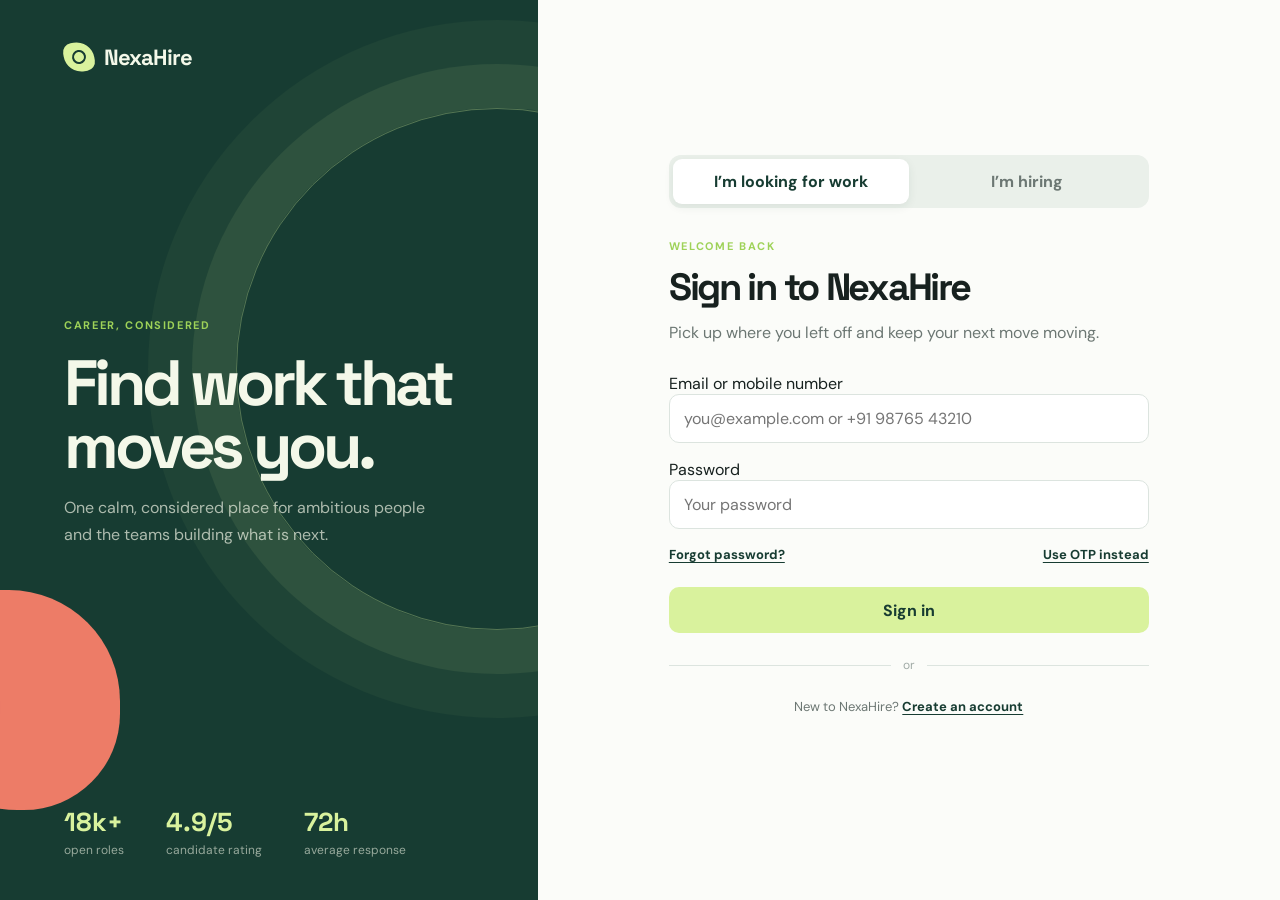
<file: index.html>
<!DOCTYPE html>
<html lang="en">
<head>
  <meta charset="UTF-8" />
  <meta name="viewport" content="width=device-width, initial-scale=1.0" />
  <meta name="description" content="NexaHire job portal for ambitious talent and modern employers." />
  <title>NexaHire | Find work that moves you</title>
  <link rel="preconnect" href="https://fonts.googleapis.com">
  <link rel="preconnect" href="https://fonts.gstatic.com" crossorigin>
  <link href="https://fonts.googleapis.com/css2?family=DM+Sans:wght@400;500;600;700&family=Space+Grotesk:wght@400;500;600;700&display=swap" rel="stylesheet">
  <link rel="stylesheet" href="styles.css" />
</head>
<body>
  <div id="app" class="app-shell"></div>
  <div id="toast-region" class="toast-region" aria-live="polite"></div>
  <script src="app.js?v=20260921-12"></script>
</body>
</html>
</file>
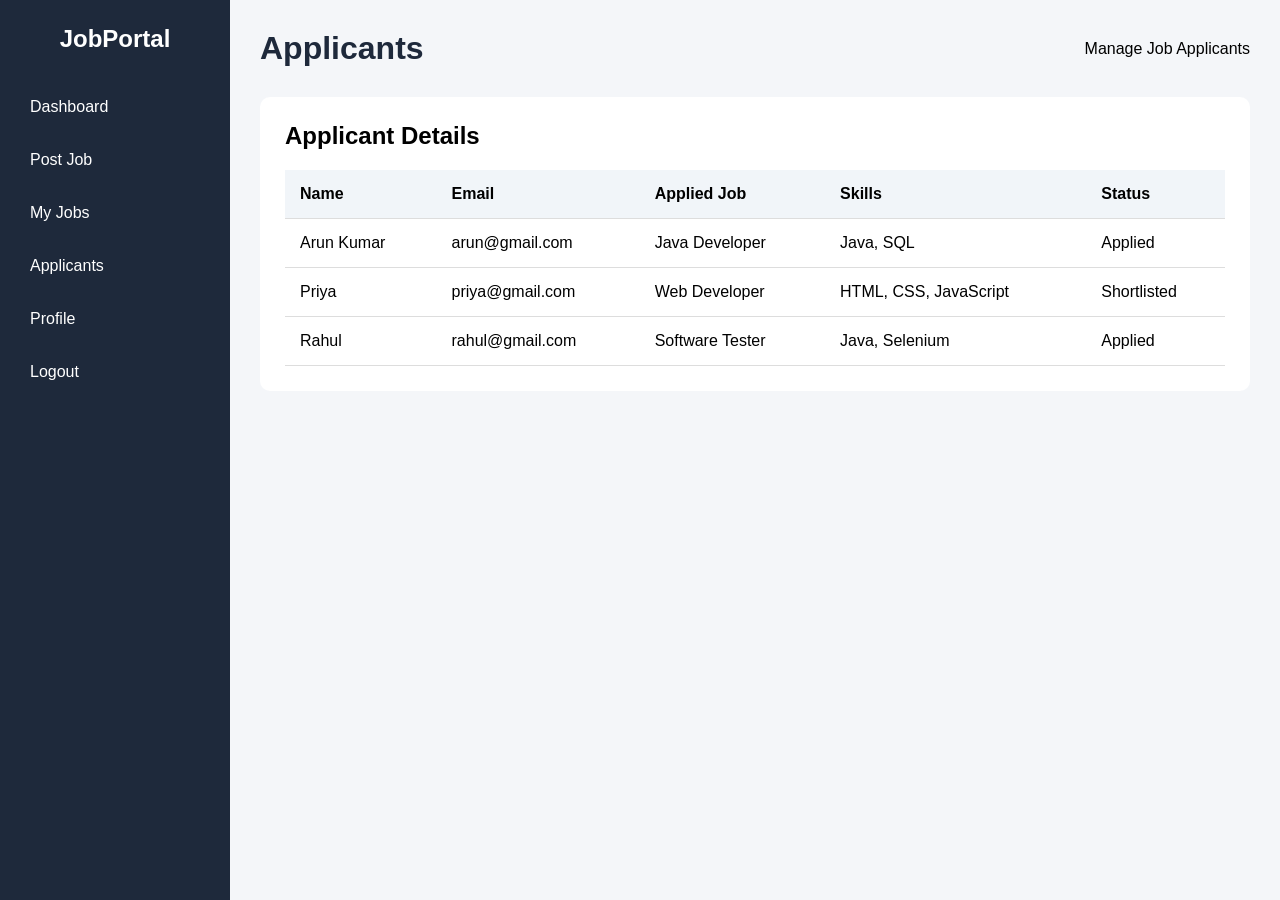
<file: applicants.html>
<!DOCTYPE html>
<html lang="en">
<head>
    <meta charset="UTF-8">
    <meta name="viewport" content="width=device-width, initial-scale=1.0">
    <title>Applicants</title>
    <link rel="stylesheet" href="dashboard.css">
</head>

<body>

    <div class="sidebar">
        <h2>JobPortal</h2>

        <a href="dashboard.html">Dashboard</a>
        <a href="postjob.html">Post Job</a>
        <a href="my-jobs.html">My Jobs</a>
        <a href="applicants.html">Applicants</a>
        <a href="#">Profile</a>
        <a href="login.html">Logout</a>
    </div>

    <div class="main-content">

        <div class="topbar">
            <h1>Applicants</h1>
            <span>Manage Job Applicants</span>
        </div>

        <div class="section">

            <h2>Applicant Details</h2>

            <table>
                <tr>
                    <th>Name</th>
                    <th>Email</th>
                    <th>Applied Job</th>
                    <th>Skills</th>
                    <th>Status</th>
                </tr>

                <tr>
                    <td>Arun Kumar</td>
                    <td>arun@gmail.com</td>
                    <td>Java Developer</td>
                    <td>Java, SQL</td>
                    <td>Applied</td>
                </tr>

                <tr>
                    <td>Priya</td>
                    <td>priya@gmail.com</td>
                    <td>Web Developer</td>
                    <td>HTML, CSS, JavaScript</td>
                    <td>Shortlisted</td>
                </tr>

                <tr>
                    <td>Rahul</td>
                    <td>rahul@gmail.com</td>
                    <td>Software Tester</td>
                    <td>Java, Selenium</td>
                    <td>Applied</td>
                </tr>

            </table>

        </div>

    </div>

</body>
</html>
</file>
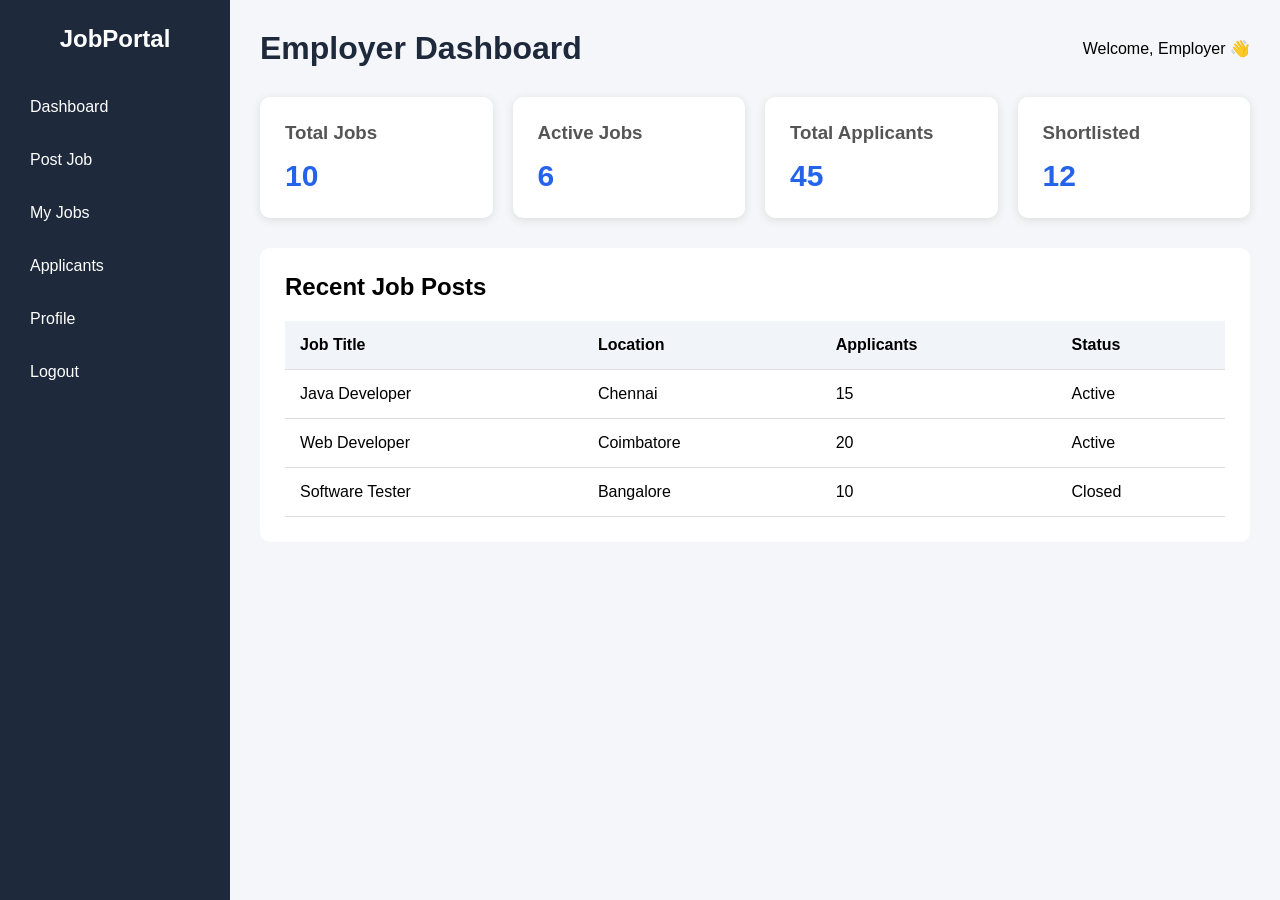
<file: dashboard.html>
<!DOCTYPE html>
<html lang="en">
<head>
    <meta charset="UTF-8">
    <meta name="viewport" content="width=device-width, initial-scale=1.0">
    <title>Employer Dashboard</title>
    <link rel="stylesheet" href="dashboard.css">
</head>

<body>

    <div class="sidebar">
        <h2>JobPortal</h2>

        <a href="./dashboard.html">Dashboard</a>
        <a href="./postjob.html">Post Job</a>
        <a href="./my-jobs.html">My Jobs</a>
        <a href="./applicants.html">Applicants</a>
        <a href="./profile.html">Profile</a>
        <a href="./login.html">Logout</a>
    </div>

    <div class="main-content">

        <div class="topbar">
            <h1>Employer Dashboard</h1>
            <span>Welcome, Employer 👋</span>
        </div>

        <div class="cards">

            <div class="card">
                <h3>Total Jobs</h3>
                <p>10</p>
            </div>

            <div class="card">
                <h3>Active Jobs</h3>
                <p>6</p>
            </div>

            <div class="card">
                <h3>Total Applicants</h3>
                <p>45</p>
            </div>

            <div class="card">
                <h3>Shortlisted</h3>
                <p>12</p>
            </div>

        </div>

        <div class="section">
            <h2>Recent Job Posts</h2>

            <table>
                <tr>
                    <th>Job Title</th>
                    <th>Location</th>
                    <th>Applicants</th>
                    <th>Status</th>
                </tr>

                <tr>
                    <td>Java Developer</td>
                    <td>Chennai</td>
                    <td>15</td>
                    <td>Active</td>
                </tr>

                <tr>
                    <td>Web Developer</td>
                    <td>Coimbatore</td>
                    <td>20</td>
                    <td>Active</td>
                </tr>

                <tr>
                    <td>Software Tester</td>
                    <td>Bangalore</td>
                    <td>10</td>
                    <td>Closed</td>
                </tr>
            </table>
        </div>

    </div>

</body>
</html>
</file>
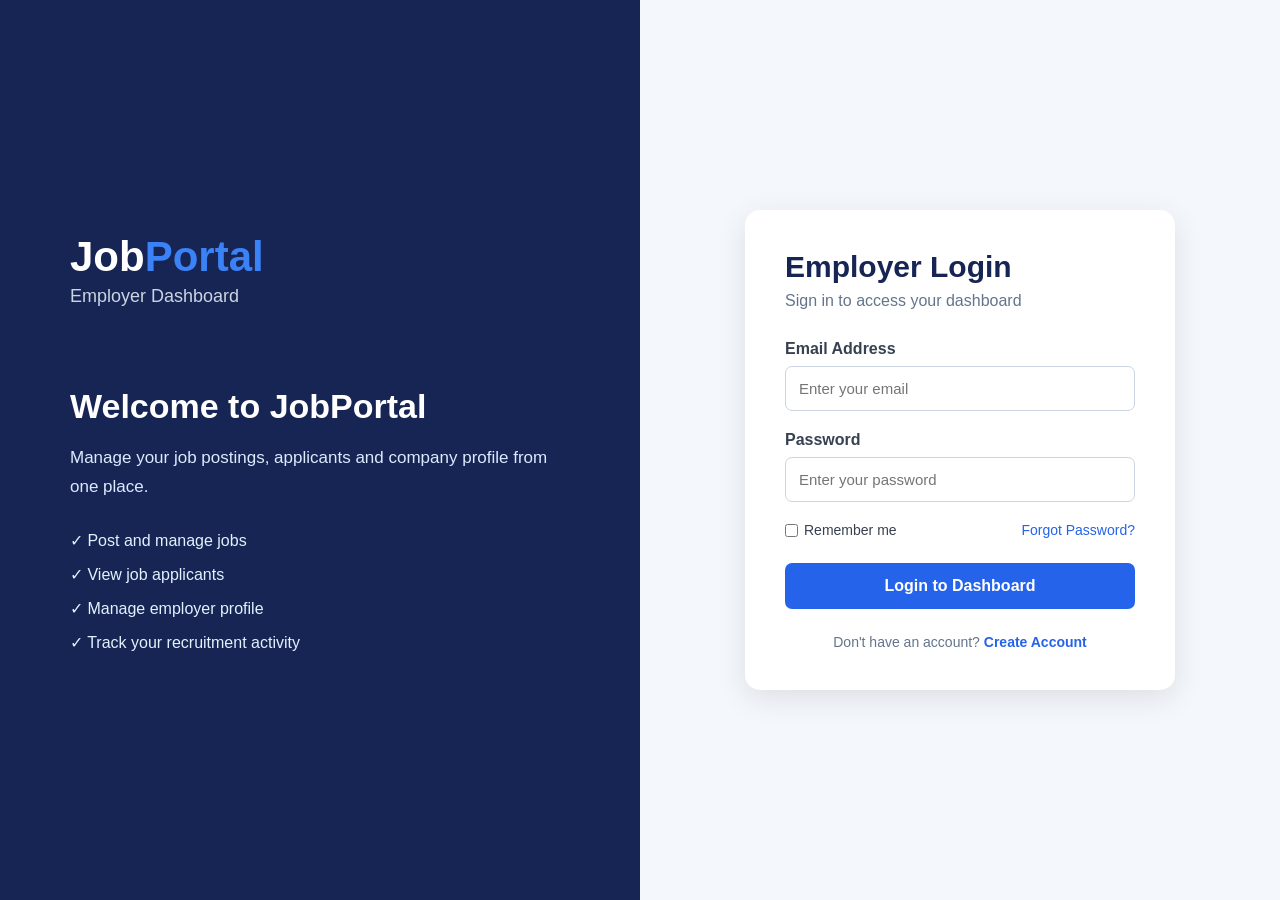
<file: login.html>
<!DOCTYPE html>
<html lang="en">
<head>
    <meta charset="UTF-8">
    <meta name="viewport" content="width=device-width, initial-scale=1.0">
    <title>JobPortal - Employer Login</title>
    <link rel="stylesheet" href="style.css">
</head>

<body>

    <div class="login-page">

        <div class="login-left">
            <div class="brand">
                <h1>Job<span>Portal</span></h1>
                <p>Employer Dashboard</p>
            </div>

            <div class="welcome">
                <h2>Welcome to JobPortal</h2>
                <p>
                    Manage your job postings, applicants and
                    company profile from one place.
                </p>

                <div class="features">
                    <div>✓ Post and manage jobs</div>
                    <div>✓ View job applicants</div>
                    <div>✓ Manage employer profile</div>
                    <div>✓ Track your recruitment activity</div>
                </div>
            </div>
        </div>


        <div class="login-right">

            <div class="login-card">

                <h2>Employer Login</h2>
                <p class="subtitle">
                    Sign in to access your dashboard
                </p>

                <form id="loginForm">

                    <label>Email Address</label>
                    <input
                        type="email"
                        placeholder="Enter your email"
                        required
                    >

                    <label>Password</label>
                    <input
                        type="password"
                        placeholder="Enter your password"
                        required
                    >

                    <div class="login-options">
                        <label class="remember">
                            <input type="checkbox">
                            Remember me
                        </label>

                        <a href="#">Forgot Password?</a>
                    </div>

                    <button type="submit">Login to Dashboard</button>

                </form>

                <p class="signup">
                    Don't have an account?
                    <a href="#">Create Account</a>
                </p>

            </div>

        </div>

    </div>
<script src="script.js"></script>
</body>
</html>
</file>
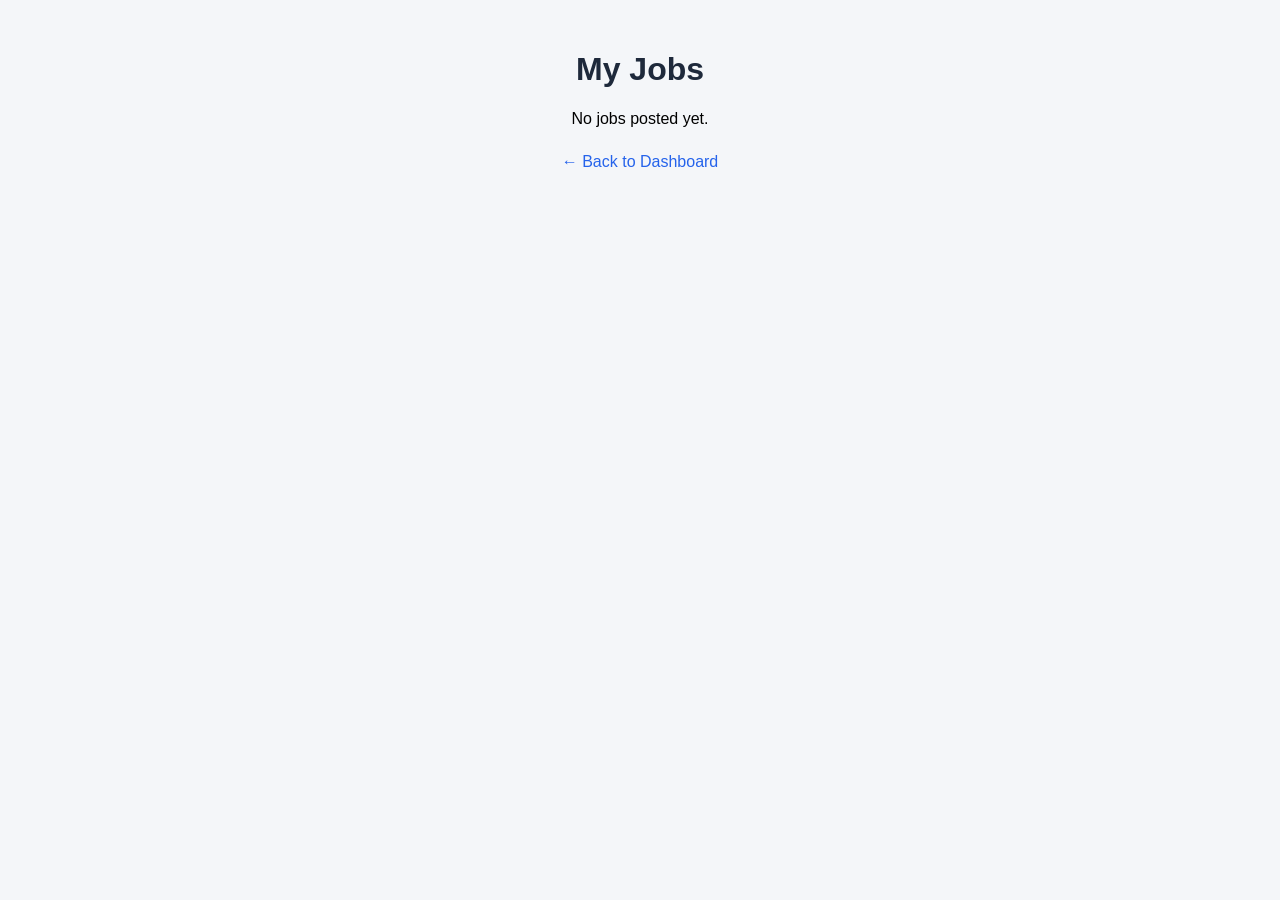
<file: my-jobs.html>
<!DOCTYPE html>
<html lang="en">
<head>
    <meta charset="UTF-8">
    <meta name="viewport" content="width=device-width, initial-scale=1.0">
    <title>My Jobs</title>

    <style>
        body {
            font-family: Arial, sans-serif;
            background: #f4f6f9;
            margin: 0;
            padding: 30px;
        }

        h1 {
            text-align: center;
            color: #1e293b;
        }

        .job {
            background: white;
            padding: 20px;
            margin: 20px auto;
            max-width: 700px;
            border-radius: 10px;
            box-shadow: 0 2px 8px #ddd;
        }

        .job h2 {
            color: #2563eb;
        }

        .job p {
            margin: 8px 0;
        }

        .back {
            display: block;
            text-align: center;
            margin-top: 25px;
            color: #2563eb;
            text-decoration: none;
        }
    </style>
</head>

<body>

    <h1>My Jobs</h1>

    <div id="jobList"></div>

    <a class="back" href="dashboard.html">← Back to Dashboard</a>

    <script>
        const jobs = JSON.parse(localStorage.getItem("jobs")) || [];
        const jobList = document.getElementById("jobList");

        if (jobs.length === 0) {
            jobList.innerHTML =
                "<p style='text-align:center;'>No jobs posted yet.</p>";
        } else {
            jobs.forEach(function(job) {
                jobList.innerHTML += `
                    <div class="job">
                        <h2>${job.title}</h2>
                        <p><strong>Company:</strong> ${job.company}</p>
                        <p><strong>Location:</strong> ${job.location}</p>
                        <p><strong>Salary:</strong> ${job.salary}</p>
                        <p><strong>Skills:</strong> ${job.skills}</p>
                        <p><strong>Description:</strong> ${job.description}</p>
                    </div>
                `;
            });
        }
    </script>

</body>
</html>
</file>
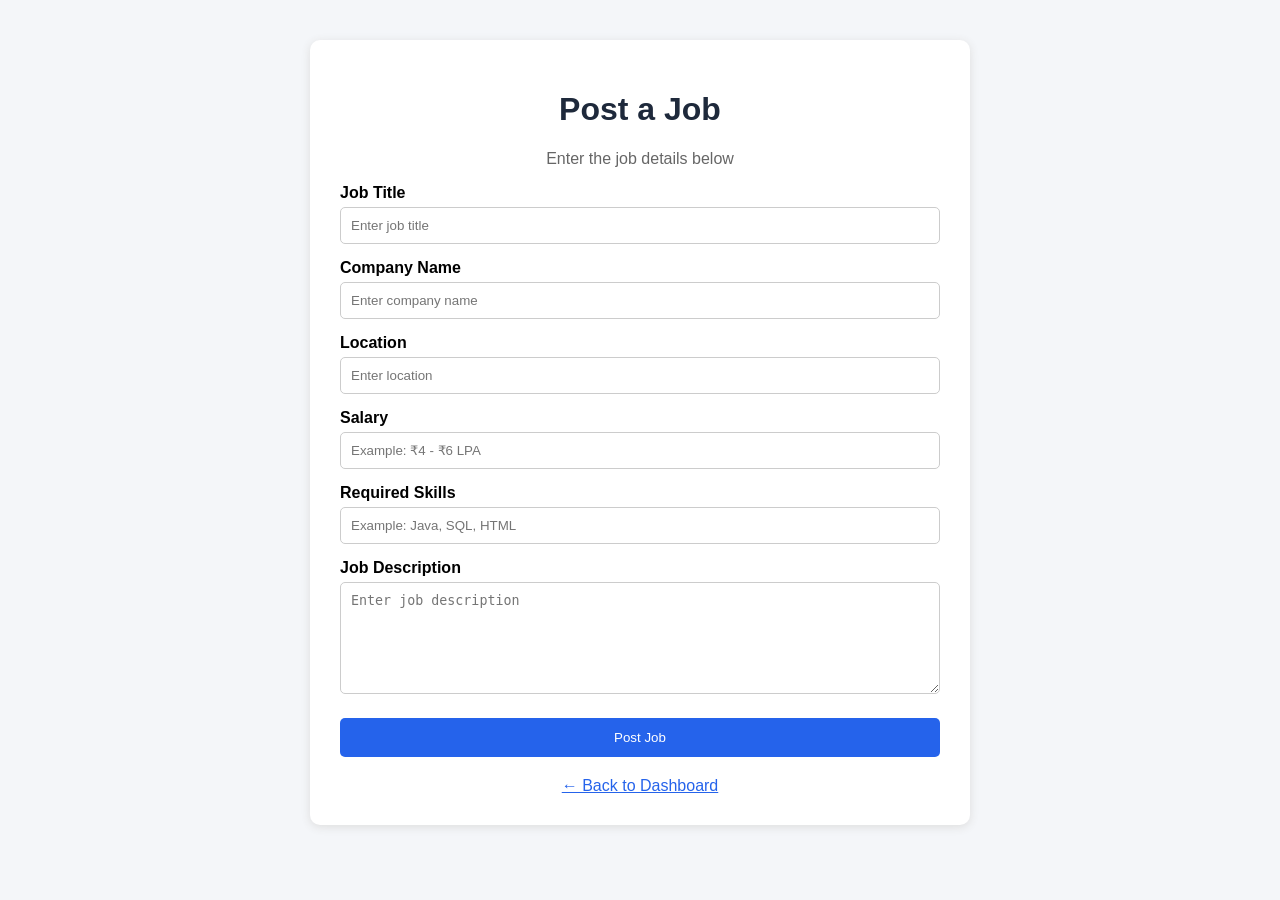
<file: postjob.html>
<!DOCTYPE html>
<html lang="en">
<head>
    <meta charset="UTF-8">
    <meta name="viewport" content="width=device-width, initial-scale=1.0">
    <title>Post a Job</title>
    <link rel="stylesheet" href="post-job.css">
</head>

<body>

    <div class="container">

        <h1>Post a Job</h1>
        <p>Enter the job details below</p>

        <form id="jobForm">

            <label for="jobTitle">Job Title</label>
            <input id="jobTitle" type="text" placeholder="Enter job title" required>

            <label for="companyName">Company Name</label>
            <input id="companyName" type="text" placeholder="Enter company name" required>

            <label for="jobLocation">Location</label>
            <input id="jobLocation" type="text" placeholder="Enter location" required>

            <label for="salary">Salary</label>
            <input id="salary" type="text" placeholder="Example: ₹4 - ₹6 LPA">

            <label for="skills">Required Skills</label>
            <input id="skills" type="text" placeholder="Example: Java, SQL, HTML">

            <label for="jobDescription">Job Description</label>
            <textarea id="jobDescription" rows="6" placeholder="Enter job description" required></textarea>

            <button type="submit">Post Job</button>

        </form>

        <a href="dashboard.html">← Back to Dashboard</a>

    </div>

<script>
document.getElementById("jobForm").addEventListener("submit", function(e) {
    e.preventDefault();

    const job = {
        title: document.getElementById("jobTitle").value.trim(),
        company: document.getElementById("companyName").value.trim(),
        location: document.getElementById("jobLocation").value.trim(),
        salary: document.getElementById("salary").value.trim(),
        skills: document.getElementById("skills").value.trim(),
        description: document.getElementById("jobDescription").value.trim()
    };

    if (!job.title || !job.company || !job.location || !job.description) {
        alert("Please fill in all required fields.");
        return;
    }

    let jobs = JSON.parse(localStorage.getItem("jobs")) || [];

    const duplicateJob = jobs.some(existingJob => {
        return (
            (existingJob.title || "").trim().toLowerCase() === job.title.toLowerCase() &&
            (existingJob.company || "").trim().toLowerCase() === job.company.toLowerCase() &&
            (existingJob.location || "").trim().toLowerCase() === job.location.toLowerCase()
        );
    });

    if (duplicateJob) {
        alert("This job already exists. Duplicate jobs are not allowed.");
        return;
    }

    jobs.push(job);
    localStorage.setItem("jobs", JSON.stringify(jobs));

    alert("Job posted successfully!");

    window.location.href = "my-jobs.html";
});
</script>

</body>
</html>
</file>
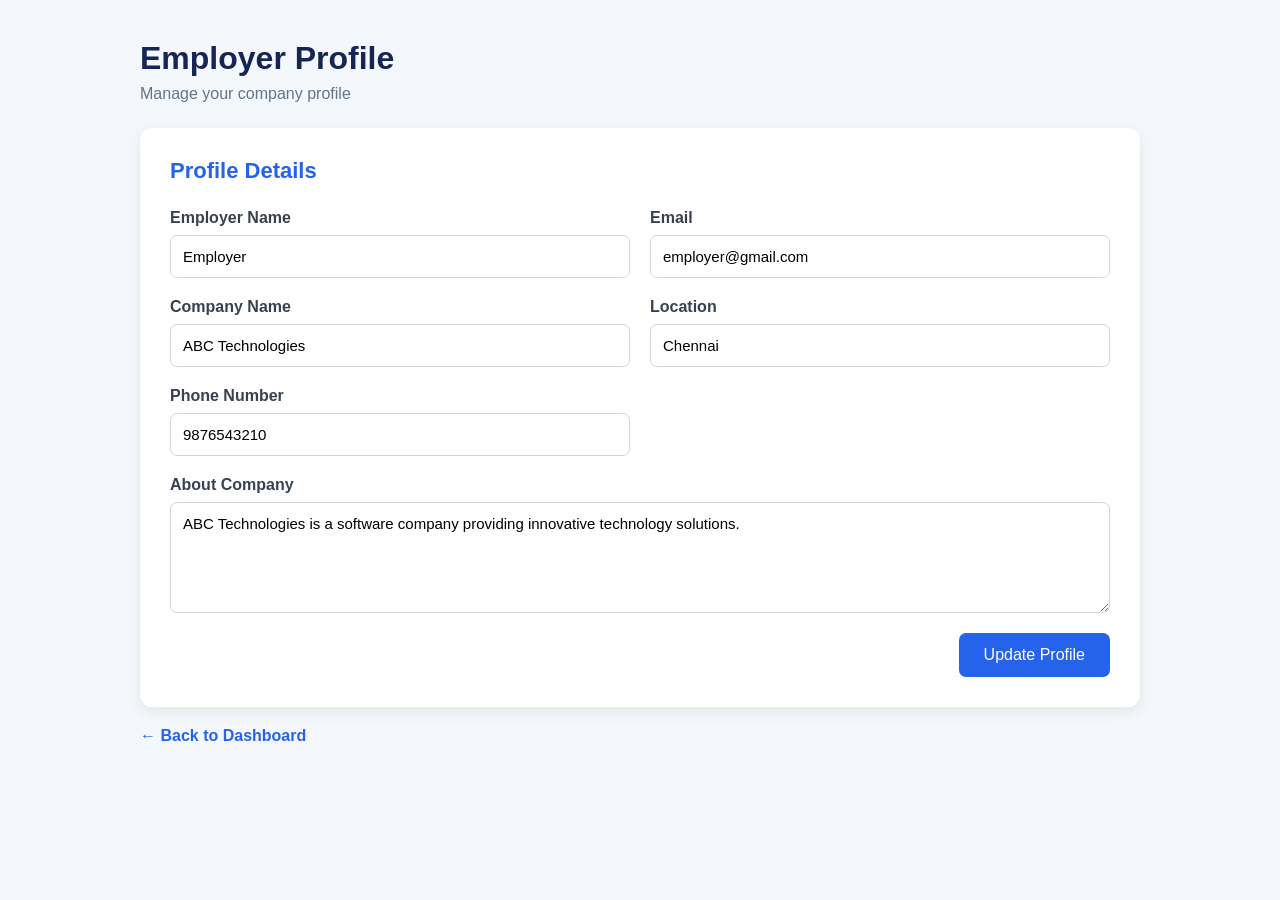
<file: profile.html>
<!DOCTYPE html>
<html lang="en">
<head>
    <meta charset="UTF-8">
    <meta name="viewport" content="width=device-width, initial-scale=1.0">
    <title>Employer Profile</title>
    <link rel="stylesheet" href="profile.css">
</head>

<body>

    <div class="profile-container">

        <div class="profile-header">
            <h1>Employer Profile</h1>
            <p>Manage your company profile</p>
        </div>

        <div class="profile-card">

            <h2>Profile Details</h2>

            <form id="profileForm">

                <div class="form-group">
                    <label>Employer Name</label>
                    <input type="text" value="Employer">
                </div>

                <div class="form-group">
                    <label>Email</label>
                    <input type="email" value="employer@gmail.com">
                </div>

                <div class="form-group">
                    <label>Company Name</label>
                    <input type="text" value="ABC Technologies">
                </div>

                <div class="form-group">
                    <label>Location</label>
                    <input type="text" value="Chennai">
                </div>

                <div class="form-group">
                    <label>Phone Number</label>
                    <input type="text" value="9876543210">
                </div>

                <div class="form-group full-width">
                    <label>About Company</label>
                    <textarea rows="5">ABC Technologies is a software company providing innovative technology solutions.</textarea>
                </div>

                <button type="submit">Update Profile</button>

            </form>

        </div>

        <a class="back-link" href="dashboard.html">← Back to Dashboard</a>

    </div>

    <script>
        document.getElementById("profileForm").addEventListener("submit", function(e) {
            e.preventDefault();
            alert("Profile updated successfully!");
        });
    </script>

</body>
</html>
</file>
<file: styles.css>
:root {
  --ink: #17211f;
  --muted: #6c7773;
  --line: #dce4df;
  --paper: #f7faf6;
  --white: #ffffff;
  --mint: #d9f29d;
  --mint-deep: #9ed258;
  --forest: #173c32;
  --coral: #ff826c;
  --cream: #f4ead7;
  --shadow: 0 18px 45px rgba(23, 60, 50, .10);
  --radius: 18px;
}
* { box-sizing: border-box; }
html, body { margin: 0; min-height: 100%; }
body { color: var(--ink); background: var(--paper); font-family: 'DM Sans', sans-serif; }
button, input, textarea, select { font: inherit; }
button { cursor: pointer; }
.app-shell { min-height: 100vh; }
.auth-page { min-height: 100vh; display: grid; grid-template-columns: minmax(350px, 42%) 1fr; background: var(--cream); }
.auth-visual { position: relative; overflow: hidden; padding: 42px clamp(28px, 5vw, 82px); background: var(--forest); color: #f4f8e9; display: flex; flex-direction: column; justify-content: space-between; }
.auth-visual::before { content: ''; position: absolute; width: 520px; height: 520px; right: -220px; top: 12%; border: 1px solid rgba(217,242,157,.32); border-radius: 50%; box-shadow: 0 0 0 44px rgba(217,242,157,.08), 0 0 0 88px rgba(217,242,157,.04); }
.auth-visual::after { content: ''; position: absolute; width: 220px; height: 220px; left: -100px; bottom: 10%; background: var(--coral); border-radius: 48% 52% 45% 55%; opacity: .92; }
.brand { position: relative; z-index: 1; display: flex; align-items: center; gap: 10px; font-family: 'Space Grotesk', sans-serif; font-weight: 700; font-size: 22px; letter-spacing: -.04em; }
.brand-mark { width: 30px; height: 30px; background: var(--mint); border-radius: 9px 18px 9px 18px; transform: rotate(-10deg); position: relative; }
.brand-mark::after { content: ''; position: absolute; inset: 8px; border: 2px solid var(--forest); border-radius: 50%; }
.visual-copy { position: relative; z-index: 1; max-width: 470px; }
.eyebrow { color: var(--mint-deep); text-transform: uppercase; font-size: 11px; letter-spacing: .15em; font-weight: 700; }
.visual-copy h1 { margin: 18px 0; max-width: 430px; font-family: 'Space Grotesk', sans-serif; font-size: clamp(40px, 5vw, 70px); line-height: .98; letter-spacing: -.065em; }
.visual-copy p { color: rgba(244,248,233,.68); line-height: 1.65; max-width: 370px; }
.stat-strip { position: relative; z-index: 1; display: flex; gap: 42px; }
.stat strong { display: block; font-family: 'Space Grotesk'; font-size: 26px; color: var(--mint); }
.stat span { display: block; color: rgba(244,248,233,.58); font-size: 12px; margin-top: 3px; }
.auth-panel { display: flex; justify-content: center; align-items: center; padding: 38px; background: #fbfcf9; }
.auth-card { width: min(100%, 480px); }
.auth-card h2 { font-family: 'Space Grotesk'; font-size: 38px; letter-spacing: -.06em; margin: 8px 0 10px; }
.auth-card > p { color: var(--muted); margin: 0 0 28px; line-height: 1.55; }
.role-toggle { display: grid; grid-template-columns: 1fr 1fr; background: #eaf0ea; padding: 4px; border-radius: 12px; margin-bottom: 26px; }
.role-toggle button { border: 0; background: transparent; color: var(--muted); padding: 12px; border-radius: 9px; font-weight: 700; }
.role-toggle button.active { color: var(--forest); background: var(--white); box-shadow: 0 3px 10px rgba(23,60,50,.08); }
.form-field { display: block; margin: 0 0 16px; }
.form-field label { display: block; color: #42524d; font-size: 12px; font-weight: 700; margin-bottom: 8px; }
.form-field input, .form-field textarea, .form-field select { width: 100%; border: 1px solid var(--line); color: var(--ink); background: #fff; border-radius: 10px; padding: 13px 14px; outline: none; transition: border-color .2s, box-shadow .2s; }
.form-field input:focus, .form-field textarea:focus, .form-field select:focus { border-color: var(--mint-deep); box-shadow: 0 0 0 3px rgba(158,210,88,.18); }
.form-grid { display: grid; grid-template-columns: 1fr 1fr; gap: 0 14px; }
.btn { border: 0; border-radius: 10px; min-height: 46px; padding: 0 18px; font-weight: 700; transition: transform .15s, background .15s; }
.btn:hover { transform: translateY(-1px); }
.btn-primary { width: 100%; color: var(--forest); background: var(--mint); }
.btn-primary:hover { background: #c9eb82; }
.btn-dark { color: #fff; background: var(--forest); }
.btn-quiet { color: var(--forest); background: #edf3ed; }
.btn-outline { color: var(--forest); background: transparent; border: 1px solid var(--line); }
.auth-links { display: flex; justify-content: space-between; gap: 12px; margin: 17px 0 24px; font-size: 13px; }
.text-link { border: 0; padding: 0; background: none; color: var(--forest); font-weight: 700; text-decoration: underline; text-underline-offset: 3px; }
.divider { display: flex; align-items: center; gap: 12px; color: #a0aaa6; font-size: 12px; margin: 24px 0; }
.divider::before, .divider::after { content: ''; height: 1px; background: var(--line); flex: 1; }
.demo-note { border: 1px dashed #c7d5c8; background: #f2f7ed; border-radius: 11px; padding: 12px; color: #597062; font-size: 12px; line-height: 1.5; }
.otp-grid { display: grid; grid-template-columns: repeat(6, 1fr); gap: 8px; margin: 16px 0 22px; }
.otp-grid input { min-width: 0; text-align: center; padding: 12px 4px; font-weight: 700; font-size: 20px; }
.app-layout { min-height: 100vh; display: grid; grid-template-columns: 240px 1fr; }
.sidebar { background: var(--forest); color: white; padding: 28px 18px; display: flex; flex-direction: column; }
.sidebar .brand { color: white; padding: 0 12px 34px; }
.sidebar-nav { display: grid; gap: 6px; }
.sidebar-nav button { border: 0; background: transparent; color: rgba(255,255,255,.58); padding: 13px 12px; text-align: left; border-radius: 10px; font-weight: 600; }
.sidebar-nav button.active, .sidebar-nav button:hover { background: rgba(217,242,157,.13); color: var(--mint); }
.nav-label { padding: 18px 12px 7px; text-transform: uppercase; font-size: 10px; letter-spacing: .15em; color: rgba(255,255,255,.3); }
.sidebar-footer { margin-top: auto; border-top: 1px solid rgba(255,255,255,.12); padding-top: 18px; }
.user-mini { display: flex; align-items: center; gap: 10px; padding: 12px; }
.avatar { width: 36px; height: 36px; border-radius: 50%; background: var(--mint); color: var(--forest); display: grid; place-items: center; font-weight: 800; }
.user-mini strong { display: block; font-size: 13px; }
.user-mini span { display: block; color: rgba(255,255,255,.48); font-size: 11px; margin-top: 2px; }
.main-content { background: var(--paper); padding: 30px clamp(22px, 4vw, 58px); overflow: auto; }
.topbar { display: flex; justify-content: space-between; align-items: center; margin-bottom: 34px; }
.topbar h1 { font-family: 'Space Grotesk'; font-size: 30px; letter-spacing: -.055em; margin: 0; }
.topbar p { color: var(--muted); font-size: 13px; margin: 7px 0 0; }
.topbar-actions { display: flex; align-items: center; gap: 10px; }
.icon-btn { width: 42px; height: 42px; border-radius: 10px; background: #fff; border: 1px solid var(--line); color: var(--forest); font-size: 18px; }
.page-section { animation: rise .35s ease both; }
@keyframes rise { from { opacity: 0; transform: translateY(8px); } to { opacity: 1; transform: translateY(0); } }
.hero-banner { background: var(--forest); color: white; border-radius: var(--radius); padding: 30px; position: relative; overflow: hidden; margin-bottom: 22px; }
.hero-banner::after { content: ''; position: absolute; width: 230px; height: 230px; right: -45px; top: -90px; border: 1px solid rgba(217,242,157,.4); border-radius: 50%; box-shadow: 0 0 0 26px rgba(217,242,157,.08), 0 0 0 54px rgba(217,242,157,.04); }
.hero-banner h2 { position: relative; z-index: 1; font-family: 'Space Grotesk'; font-size: clamp(25px, 3vw, 39px); letter-spacing: -.06em; max-width: 530px; margin: 0 0 10px; }
.hero-banner p { position: relative; z-index: 1; color: rgba(255,255,255,.64); max-width: 500px; margin: 0; line-height: 1.5; }
.metrics { display: grid; grid-template-columns: repeat(3, 1fr); gap: 14px; margin-bottom: 24px; }
.metric-card, .surface { background: #fff; border: 1px solid var(--line); border-radius: var(--radius); }
.metric-card { padding: 19px 20px; }
.metric-card span { color: var(--muted); font-size: 12px; }
.metric-card strong { display: block; font-family: 'Space Grotesk'; font-size: 28px; margin-top: 8px; letter-spacing: -.04em; }
.content-grid { display: grid; grid-template-columns: minmax(0, 1.5fr) minmax(260px, .8fr); gap: 22px; }
.surface { padding: 22px; }
.surface-head { display: flex; align-items: center; justify-content: space-between; gap: 12px; margin-bottom: 18px; }
.surface-head h3 { margin: 0; font-family: 'Space Grotesk'; letter-spacing: -.035em; font-size: 18px; }
.surface-head a { color: var(--forest); font-weight: 700; font-size: 12px; }
.job-card { border-top: 1px solid var(--line); padding: 17px 0; display: flex; justify-content: space-between; gap: 14px; }
.job-card:first-of-type { border-top: 0; padding-top: 0; }
.job-card h4 { margin: 0 0 6px; font-size: 15px; }
.job-card p { margin: 0; color: var(--muted); font-size: 12px; }
.job-meta { display: flex; flex-wrap: wrap; gap: 7px; margin-top: 11px; }
.tag { display: inline-block; background: #edf4e8; color: #55715a; border-radius: 5px; padding: 5px 8px; font-size: 10px; font-weight: 700; }
.status { border-radius: 5px; padding: 5px 8px; font-size: 10px; font-weight: 700; height: fit-content; white-space: nowrap; }
.status.active, .status.offer { color: #3d6d44; background: #e5f5de; }
.status.reviewing, .status.interview { color: #936f24; background: #fff2d0; }
.status.applied { color: #457078; background: #e1f1f1; }
.status.rejected { color: #a3524d; background: #fde5e1; }
.search-bar { display: flex; gap: 10px; margin-bottom: 22px; }
.search-bar input { flex: 1; border: 1px solid var(--line); border-radius: 10px; padding: 12px 14px; background: white; }
.job-listing { display: flex; align-items: center; justify-content: space-between; gap: 20px; padding: 20px 0; border-top: 1px solid var(--line); }
.job-listing:first-child { border-top: 0; padding-top: 0; }
.job-listing h3 { font-family: 'Space Grotesk'; margin: 0 0 6px; letter-spacing: -.035em; }
.job-listing .company { color: var(--muted); font-size: 13px; }
.job-listing .btn { min-height: 38px; font-size: 12px; white-space: nowrap; }
.empty-state { padding: 28px 8px; text-align: center; color: var(--muted); font-size: 13px; }
.table-wrap { overflow-x: auto; }
table { width: 100%; border-collapse: collapse; font-size: 13px; }
th { color: var(--muted); font-size: 11px; font-weight: 700; text-transform: uppercase; letter-spacing: .08em; text-align: left; padding: 0 12px 13px 0; }
td { border-top: 1px solid var(--line); padding: 15px 12px 15px 0; vertical-align: middle; }
.profile-grid { display: grid; grid-template-columns: minmax(0, 1fr) minmax(250px, .65fr); gap: 22px; }
.profile-header { display: flex; gap: 16px; align-items: center; border-bottom: 1px solid var(--line); padding-bottom: 20px; margin-bottom: 20px; }
.profile-header .avatar { width: 62px; height: 62px; font-size: 20px; }
.profile-header h2 { font-family: 'Space Grotesk'; font-size: 23px; margin: 0 0 4px; letter-spacing: -.04em; }
.profile-header p { color: var(--muted); margin: 0; font-size: 13px; }
.modal-backdrop { position: fixed; inset: 0; display: grid; place-items: center; background: rgba(23,60,50,.44); padding: 20px; z-index: 20; }
.modal { background: #fff; width: min(100%, 610px); max-height: 90vh; overflow: auto; border-radius: var(--radius); padding: 26px; box-shadow: 0 25px 70px rgba(23,60,50,.25); }
.modal-head { display: flex; justify-content: space-between; align-items: flex-start; margin-bottom: 22px; }
.modal-head h2 { font-family: 'Space Grotesk'; margin: 0 0 5px; letter-spacing: -.045em; }
.modal-head p { color: var(--muted); font-size: 12px; margin: 0; }
.close-btn { border: 0; background: #eff4ef; color: var(--forest); width: 32px; height: 32px; border-radius: 8px; font-size: 18px; }
.toast-region { position: fixed; right: 20px; bottom: 20px; z-index: 50; display: grid; gap: 10px; max-width: min(380px, calc(100vw - 40px)); }
.toast { background: var(--forest); color: white; border-left: 4px solid var(--mint); border-radius: 9px; padding: 13px 16px; font-size: 13px; box-shadow: var(--shadow); animation: toast-in .25s ease both; }
.toast.error { border-left-color: var(--coral); }
@keyframes toast-in { from { opacity: 0; transform: translateX(15px); } to { opacity: 1; transform: translateX(0); } }
@media (max-width: 900px) { .auth-page { grid-template-columns: 1fr; } .auth-visual { min-height: 380px; } .visual-copy h1 { font-size: 48px; } .app-layout { grid-template-columns: 72px 1fr; } .sidebar { padding: 20px 10px; } .sidebar .brand { padding: 0 10px 28px; } .brand span, .sidebar-nav button span, .nav-label, .user-mini > div:last-child { display: none; } .sidebar-nav button { text-align: center; font-size: 18px; } .user-mini { justify-content: center; } .content-grid, .profile-grid { grid-template-columns: 1fr; } }
@media (max-width: 560px) { .auth-panel { padding: 25px 18px; } .auth-visual { min-height: 340px; padding: 28px; } .stat-strip { gap: 22px; } .main-content { padding: 24px 16px; } .topbar { align-items: flex-start; } .topbar h1 { font-size: 24px; } .topbar-actions .btn { padding: 0 12px; font-size: 12px; } .metrics { grid-template-columns: 1fr; } .job-listing { align-items: flex-start; flex-direction: column; gap: 12px; } .form-grid { grid-template-columns: 1fr; } }
</file>
<file: dashboard.css>
* {
    margin: 0;
    padding: 0;
    box-sizing: border-box;
}

body {
    font-family: Arial, sans-serif;
    background: #f4f6f9;
}

.sidebar {
    position: fixed;
    width: 230px;
    height: 100vh;
    background: #1e293b;
    padding: 25px 15px;
}

.sidebar h2 {
    color: white;
    text-align: center;
    margin-bottom: 30px;
}

.sidebar a {
    display: block;
    color: white;
    text-decoration: none;
    padding: 15px;
    margin: 5px 0;
    border-radius: 5px;
}

.sidebar a:hover {
    background: #334155;
}

.main-content {
    margin-left: 230px;
    padding: 30px;
}

.topbar {
    display: flex;
    justify-content: space-between;
    align-items: center;
    margin-bottom: 30px;
}

.topbar h1 {
    color: #1e293b;
}

.cards {
    display: grid;
    grid-template-columns: repeat(4, 1fr);
    gap: 20px;
}

.card {
    background: white;
    padding: 25px;
    border-radius: 10px;
    box-shadow: 0 2px 8px #ddd;
}

.card h3 {
    color: #555;
    margin-bottom: 15px;
}

.card p {
    font-size: 30px;
    font-weight: bold;
    color: #2563eb;
}

.section {
    background: white;
    margin-top: 30px;
    padding: 25px;
    border-radius: 10px;
}

.section h2 {
    margin-bottom: 20px;
}

table {
    width: 100%;
    border-collapse: collapse;
}

th, td {
    padding: 15px;
    text-align: left;
    border-bottom: 1px solid #ddd;
}

th {
    background: #f1f5f9;
}
</file>
<file: style.css>
* {
    margin: 0;
    padding: 0;
    box-sizing: border-box;
    font-family: Arial, sans-serif;
}

body {
    min-height: 100vh;
    background: #f4f7fb;
}

.login-page {
    min-height: 100vh;
    display: flex;
}

.login-left {
    width: 50%;
    background: #172554;
    color: white;
    padding: 70px;
    display: flex;
    flex-direction: column;
    justify-content: center;
}

.brand h1 {
    font-size: 42px;
    margin-bottom: 5px;
}

.brand h1 span {
    color: #3b82f6;
}

.brand p {
    color: #cbd5e1;
    font-size: 18px;
}

.welcome {
    margin-top: 80px;
    max-width: 500px;
}

.welcome h2 {
    font-size: 34px;
    margin-bottom: 18px;
}

.welcome p {
    color: #dbeafe;
    line-height: 1.7;
    font-size: 17px;
}

.features {
    margin-top: 30px;
}

.features div {
    margin: 15px 0;
    font-size: 16px;
    color: #e0f2fe;
}

.login-right {
    width: 50%;
    display: flex;
    justify-content: center;
    align-items: center;
    padding: 40px;
}

.login-card {
    width: 100%;
    max-width: 430px;
    background: white;
    padding: 40px;
    border-radius: 15px;
    box-shadow: 0 8px 30px rgba(0, 0, 0, 0.10);
}

.login-card h2 {
    font-size: 30px;
    color: #172554;
    margin-bottom: 8px;
}

.subtitle {
    color: #64748b;
    margin-bottom: 30px;
}

#loginForm {
    display: flex;
    flex-direction: column;
}

#loginForm label {
    font-weight: bold;
    margin-bottom: 8px;
    color: #374151;
}

#loginForm input[type="email"],
#loginForm input[type="password"] {
    padding: 13px;
    border: 1px solid #cbd5e1;
    border-radius: 7px;
    margin-bottom: 20px;
    font-size: 15px;
    outline: none;
}

#loginForm input:focus {
    border-color: #2563eb;
}

.login-options {
    display: flex;
    justify-content: space-between;
    align-items: center;
    margin-bottom: 25px;
    font-size: 14px;
}

.remember {
    display: flex !important;
    align-items: center;
    gap: 6px;
    margin: 0 !important;
    font-weight: normal !important;
}

.login-options a {
    color: #2563eb;
    text-decoration: none;
}

button {
    background: #2563eb;
    color: white;
    border: none;
    padding: 14px;
    border-radius: 7px;
    font-size: 16px;
    font-weight: bold;
    cursor: pointer;
}

button:hover {
    background: #1d4ed8;
}

.signup {
    text-align: center;
    margin-top: 25px;
    color: #64748b;
    font-size: 14px;
}

.signup a {
    color: #2563eb;
    text-decoration: none;
    font-weight: bold;
}

@media (max-width: 800px) {

    .login-page {
        flex-direction: column;
    }

    .login-left,
    .login-right {
        width: 100%;
    }

    .login-left {
        padding: 40px;
    }

    .welcome {
        margin-top: 40px;
    }

    .welcome h2 {
        font-size: 27px;
    }

    .login-right {
        padding: 30px 20px;
    }
}
</file>
<file: post-job.css>
body {
    font-family: Arial, sans-serif;
    background: #f4f6f9;
    margin: 0;
    padding: 40px;
}

.container {
    width: 600px;
    margin: auto;
    background: white;
    padding: 30px;
    border-radius: 10px;
    box-shadow: 0 2px 10px #ddd;
}

h1 {
    text-align: center;
    color: #1e293b;
}

p {
    text-align: center;
    color: #666;
}

label {
    display: block;
    margin-top: 15px;
    margin-bottom: 5px;
    font-weight: bold;
}

input,
textarea {
    width: 100%;
    padding: 10px;
    border: 1px solid #ccc;
    border-radius: 5px;
    box-sizing: border-box;
}

button {
    width: 100%;
    margin-top: 20px;
    padding: 12px;
    background: #2563eb;
    color: white;
    border: none;
    border-radius: 5px;
    cursor: pointer;
}

button:hover {
    background: #1d4ed8;
}

a {
    display: block;
    text-align: center;
    margin-top: 20px;
    color: #2563eb;
}
</file>
<file: profile.css>
* {
    margin: 0;
    padding: 0;
    box-sizing: border-box;
    font-family: Arial, sans-serif;
}

body {
    background: #f4f7fb;
    color: #1f2937;
}

.profile-container {
    width: 90%;
    max-width: 1000px;
    margin: 40px auto;
}

.profile-header {
    margin-bottom: 25px;
}

.profile-header h1 {
    font-size: 32px;
    color: #172554;
    margin-bottom: 8px;
}

.profile-header p {
    color: #64748b;
    font-size: 16px;
}

.profile-card {
    background: white;
    padding: 30px;
    border-radius: 12px;
    box-shadow: 0 4px 15px rgba(0, 0, 0, 0.08);
}

.profile-card h2 {
    color: #2563eb;
    margin-bottom: 25px;
    font-size: 22px;
}

#profileForm {
    display: grid;
    grid-template-columns: 1fr 1fr;
    gap: 20px;
}

.form-group {
    display: flex;
    flex-direction: column;
}

.form-group label {
    font-weight: bold;
    margin-bottom: 8px;
    color: #374151;
}

.form-group input,
.form-group textarea {
    width: 100%;
    padding: 12px;
    border: 1px solid #d1d5db;
    border-radius: 7px;
    font-size: 15px;
    outline: none;
}

.form-group input:focus,
.form-group textarea:focus {
    border-color: #2563eb;
}

.full-width {
    grid-column: 1 / 3;
}

.form-group textarea {
    resize: vertical;
}

button {
    grid-column: 2;
    background: #2563eb;
    color: white;
    border: none;
    padding: 13px 25px;
    border-radius: 7px;
    font-size: 16px;
    cursor: pointer;
    justify-self: end;
}

button:hover {
    background: #1d4ed8;
}

.back-link {
    display: inline-block;
    margin-top: 20px;
    text-decoration: none;
    color: #2563eb;
    font-weight: bold;
}

.back-link:hover {
    text-decoration: underline;
}

/* Mobile view */
@media (max-width: 700px) {

    .profile-container {
        width: 95%;
        margin: 20px auto;
    }

    #profileForm {
        grid-template-columns: 1fr;
    }

    .full-width {
        grid-column: 1;
    }

    button {
        grid-column: 1;
        justify-self: stretch;
    }
}
</file>
